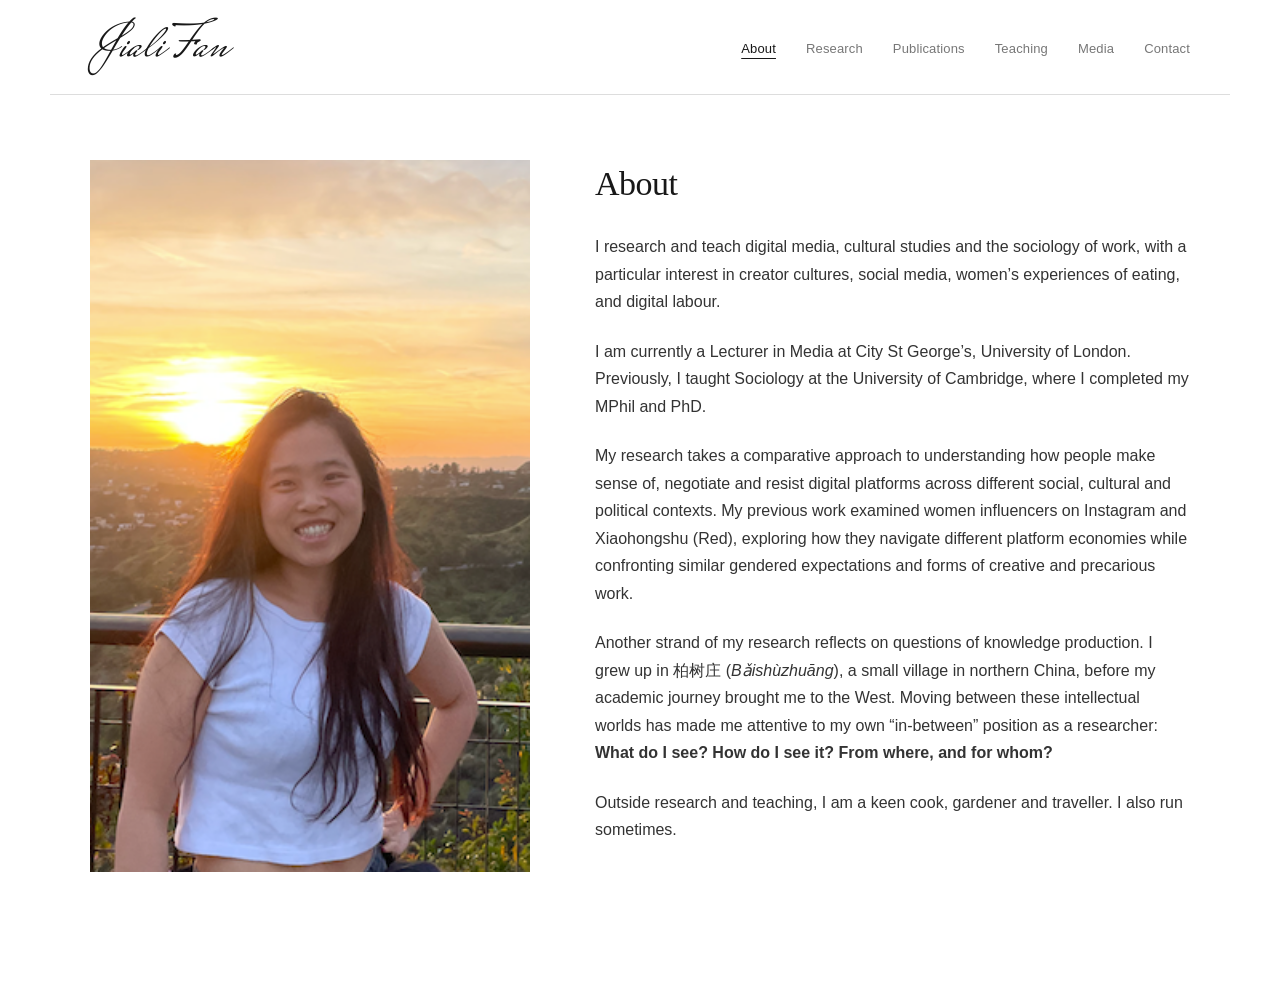
<file: index.html>
<!DOCTYPE html>
<html lang="en">
<head>
  <meta charset="UTF-8">
  <meta name="viewport" content="width=device-width, initial-scale=1.0">
  <title>Jiali Fan | Lecturer in Media</title>
  <meta name="description" content="Jiali Fan is a Lecturer in Media at City St George’s, University of London, researching creator cultures, social media, digital labour and knowledge production.">
  <link rel="preconnect" href="https://fonts.googleapis.com">
<link rel="preconnect" href="https://fonts.gstatic.com" crossorigin>
<link href="https://fonts.googleapis.com/css2?family=Mrs+Saint+Delafield&display=swap" rel="stylesheet">
<link rel="stylesheet" href="styles.css">
</head>

<body>

   <header class="site-header">
    <a class="site-name" href="index.html">Jiali Fan</a>

    <nav>
      <a href="index.html" class="active">About</a>
      <a href="research.html">Research</a>
      <a href="publications.html">Publications</a>
      <a href="teaching.html">Teaching</a>
      <a href="media.html">Media</a>
      <a href="contact.html">Contact</a>
    </nav>
  </header>

  <main class="about-page">

  <section class="about-layout">

    <div class="about-photo">
      <img src="portrait.png" alt="Portrait of Jiali Fan">
    </div>

    <div class="about-text">

  <h1>About</h1>

  <p>
  I research and teach digital media, cultural studies and the sociology of work,
  with a particular interest in creator cultures, social media, women’s experiences
  of eating, and digital labour.
</p>

<p>
  I am currently a Lecturer in Media at City St George’s, University of London.
  Previously, I taught Sociology at the University of Cambridge, where I completed
  my MPhil and PhD.
</p>
      
  <p>
    My research takes a comparative approach to understanding how people make sense of, 
    negotiate and resist digital platforms across different social, cultural and political contexts. 
    My previous work examined women influencers on Instagram
    and Xiaohongshu (Red), exploring how they navigate different platform economies
    while confronting similar gendered expectations and forms of creative and
    precarious work.
  </p>

  <p>
    Another strand of my research reflects on questions of knowledge production.
    I grew up in 柏树庄 (<em>Bǎishùzhuāng</em>), a small village in northern China,
    before my academic journey brought me to the West. Moving between these intellectual worlds
    has made me attentive to my own “in-between” position as a researcher:
    <strong>What do I see? How do I see it? From where, and for whom?</strong>
  </p>

  <p>
    Outside research and teaching, I am a keen cook, gardener and traveller.
    I also run sometimes.
  </p>

</div>

</div>

  </section>

</main>

</body>
</html>
</file>
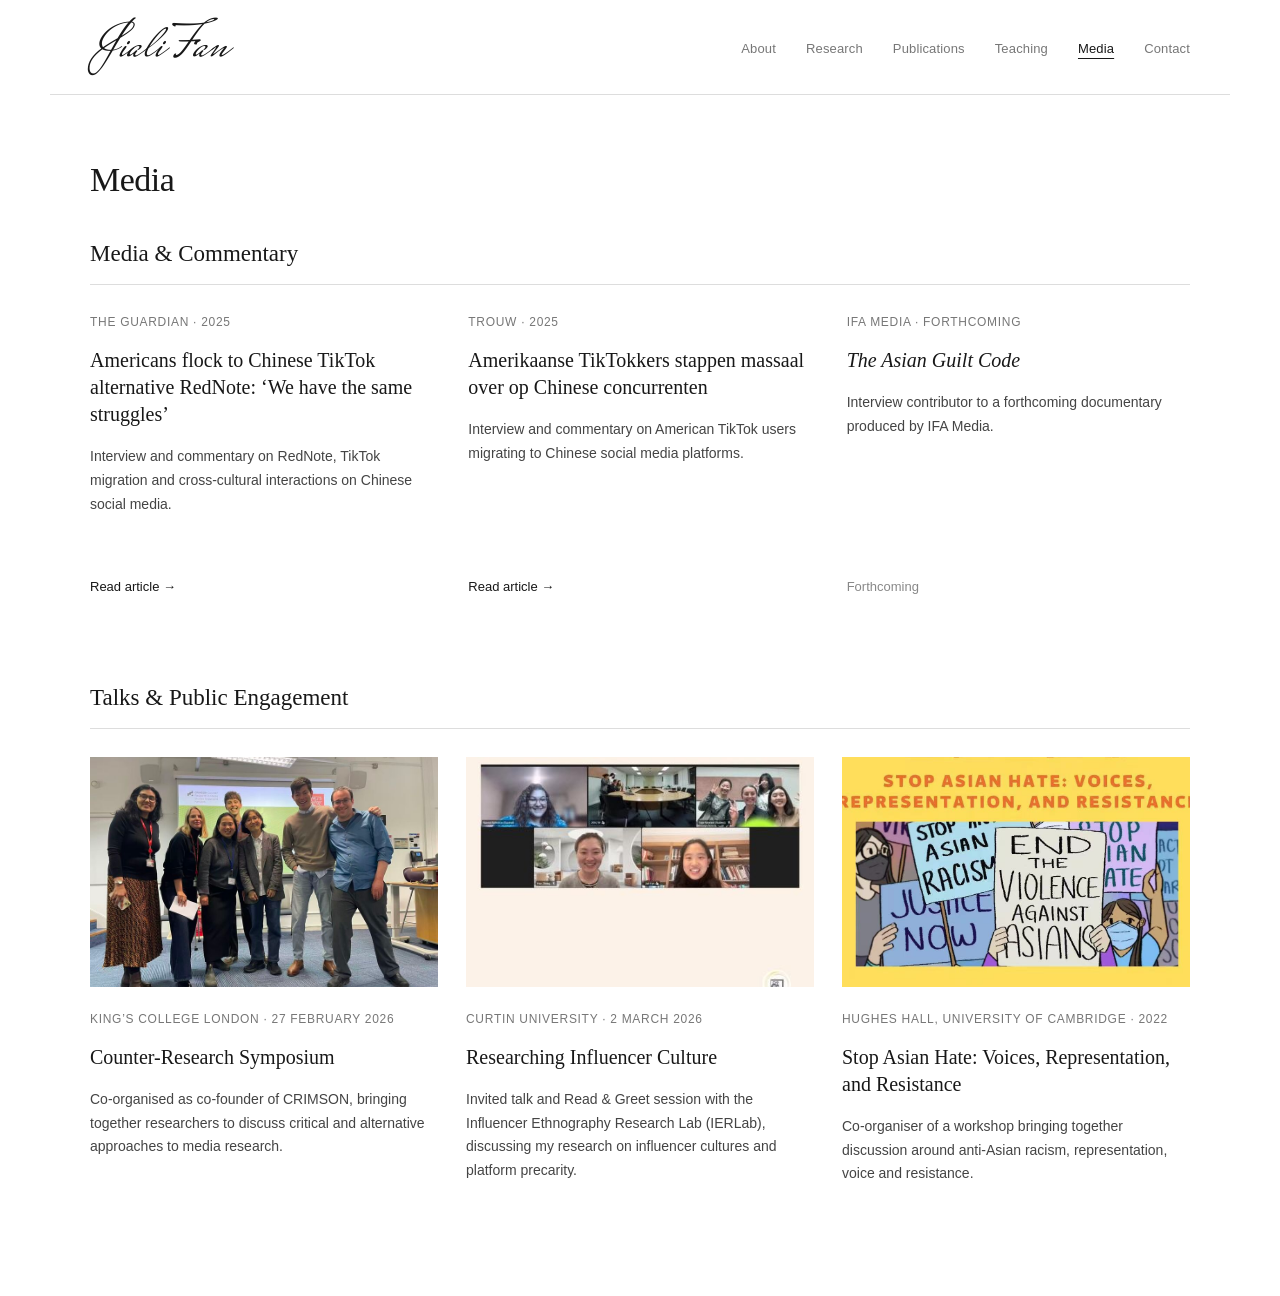
<file: media.html>
<!DOCTYPE html>
<html lang="en">

<head>
  <meta charset="UTF-8">
  <meta name="viewport" content="width=device-width, initial-scale=1.0">
  <title>Media | Jiali Fan</title>
  <meta name="description" content="Media interviews, commentary, invited talks and public engagement by Jiali Fan on social media, creator cultures and digital platforms.">

  <link rel="preconnect" href="https://fonts.googleapis.com">
  <link rel="preconnect" href="https://fonts.gstatic.com" crossorigin>
  <link href="https://fonts.googleapis.com/css2?family=Mrs+Saint+Delafield&display=swap" rel="stylesheet">

  <link rel="stylesheet" href="styles.css">
</head>

<body>

  <header class="site-header">
    <a class="site-name" href="index.html">Jiali Fan</a>

    <nav>
      <a href="index.html">About</a>
      <a href="research.html">Research</a>
      <a href="publications.html">Publications</a>
      <a href="teaching.html">Teaching</a>
      <a href="media.html" class="active">Media</a>
      <a href="contact.html">Contact</a>
    </nav>
  </header>


  <main class="media-page">

    <h1 class="page-title">Media</h1>


    <!-- MEDIA & COMMENTARY -->

    <section class="media-section">

      <h2 class="media-section-title">Media &amp; Commentary</h2>

      <div class="commentary-grid">

        <article class="commentary-card">

          <p class="media-label">The Guardian · 2025</p>

          <h3>
            <a href="https://www.theguardian.com/media/2025/jan/16/rednote-tiktok-social-media-china"
               target="_blank"
               rel="noopener noreferrer">
              Americans flock to Chinese TikTok alternative RedNote:
              ‘We have the same struggles’
            </a>
          </h3>

          <p>
            Interview and commentary on RedNote, TikTok migration and
            cross-cultural interactions on Chinese social media.
          </p>

          <a class="media-link"
             href="https://www.theguardian.com/media/2025/jan/16/rednote-tiktok-social-media-china"
             target="_blank"
             rel="noopener noreferrer">
            Read article →
          </a>

        </article>


        <article class="commentary-card">

          <p class="media-label">Trouw · 2025</p>

          <h3>
            <a href="https://www.trouw.nl/buitenland/amerikaanse-tiktokkers-stappen-massaal-over-op-chinese-concurrenten-ni-hao-ik-ben-een-tiktokvluchteling~b83d2d8e/"
               target="_blank"
               rel="noopener noreferrer">
              Amerikaanse TikTokkers stappen massaal over op Chinese concurrenten
            </a>
          </h3>

          <p>
            Interview and commentary on American TikTok users migrating
            to Chinese social media platforms.
          </p>

          <a class="media-link"
             href="https://www.trouw.nl/buitenland/amerikaanse-tiktokkers-stappen-massaal-over-op-chinese-concurrenten-ni-hao-ik-ben-een-tiktokvluchteling~b83d2d8e/"
             target="_blank"
             rel="noopener noreferrer">
            Read article →
          </a>

        </article>


        <article class="commentary-card">

          <p class="media-label">IFA Media · Forthcoming</p>

          <h3><em>The Asian Guilt Code</em></h3>

          <p>
            Interview contributor to a forthcoming documentary produced
            by IFA Media.
          </p>

          <span class="media-link muted-link">
            Forthcoming
          </span>

        </article>

      </div>

    </section>


    <!-- TALKS & PUBLIC ENGAGEMENT -->

    <section class="media-section public-engagement">

      <h2 class="media-section-title">Talks &amp; Public Engagement</h2>

      <div class="engagement-grid">


        <article class="engagement-card">

          <img
            src="counter-research-symposium.jpg"
            alt="Counter-Research Symposium at King's College London">

          <div class="engagement-text">

            <p class="media-label">
              King’s College London · 27 February 2026
            </p>

            <h3>Counter-Research Symposium</h3>

            <p>
              Co-organised as co-founder of CRIMSON, bringing together
              researchers to discuss critical and alternative approaches
              to media research.
            </p>

          </div>

        </article>


        <article class="engagement-card">

          <img
            src="curtin-talk.jpg"
            alt="Researching Influencer Culture invited talk at Curtin University">

          <div class="engagement-text">

            <p class="media-label">
              Curtin University · 2 March 2026
            </p>

            <h3>Researching Influencer Culture</h3>

            <p>
              Invited talk and Read &amp; Greet session with the Influencer
              Ethnography Research Lab (IERLab), discussing my research
              on influencer cultures and platform precarity.
            </p>

          </div>

        </article>


        <article class="engagement-card">

          <img
            src="stop-asian-hate-workshop.jpeg"
            alt="Stop Asian Hate workshop at Hughes Hall, University of Cambridge">

          <div class="engagement-text">

            <p class="media-label">
              Hughes Hall, University of Cambridge · 2022
            </p>

            <h3>
              Stop Asian Hate: Voices, Representation, and Resistance
            </h3>

            <p>
              Co-organiser of a workshop bringing together discussion
              around anti-Asian racism, representation, voice and resistance.
            </p>

          </div>

        </article>


      </div>

    </section>

  </main>

</body>
</html>
</file>
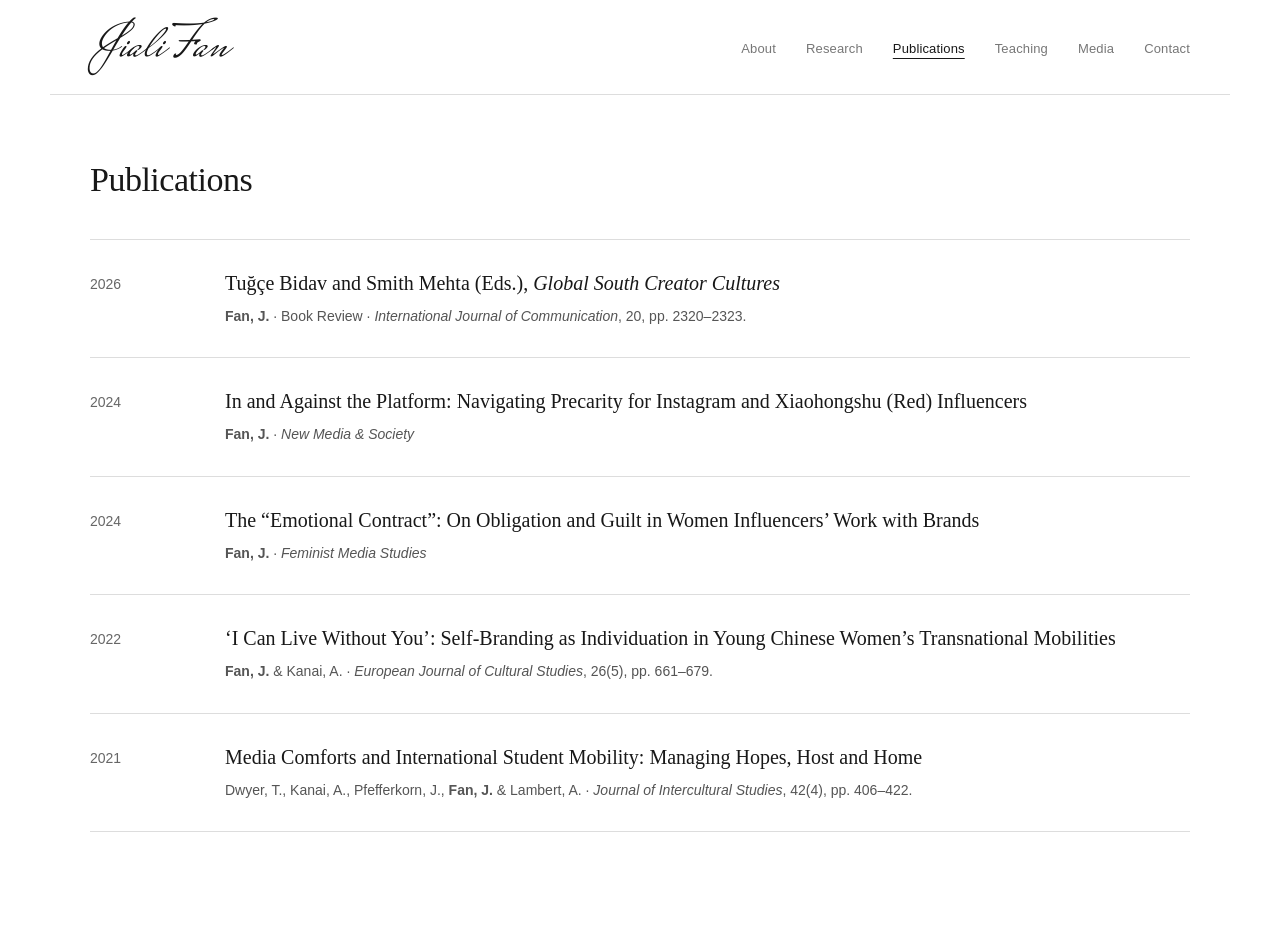
<file: publications.html>
<!DOCTYPE html>
<html lang="en">
<head>
  <meta charset="UTF-8">
  <meta name="viewport" content="width=device-width, initial-scale=1.0">
  <title>Publications | Jiali Fan</title>
  <meta name="description" content="Publications by Jiali Fan on creator cultures, influencers, digital platforms, gender, media and cultural work.">

  <link rel="preconnect" href="https://fonts.googleapis.com">
  <link rel="preconnect" href="https://fonts.gstatic.com" crossorigin>
  <link href="https://fonts.googleapis.com/css2?family=Mrs+Saint+Delafield&display=swap" rel="stylesheet">

  <link rel="stylesheet" href="styles.css">
</head>

<body>

  <header class="site-header">
    <a class="site-name" href="index.html">Jiali Fan</a>

    <nav>
  <a href="index.html">About</a>
  <a href="research.html">Research</a>
  <a href="publications.html" class="active">Publications</a>
  <a href="teaching.html">Teaching</a>
  <a href="media.html">Media</a>
  <a href="contact.html">Contact</a>
</nav>
  </header>

  <main class="publications-page">

    <h1 class="page-title">Publications</h1>

    <div class="publication-list">

  <article class="publication-item">
    <div class="publication-year">2026</div>

    <div class="publication-details">
      <h2>
        <a href="https://ijoc.org/index.php/ijoc/article/view/28393" target="_blank">
          Tuğçe Bidav and Smith Mehta (Eds.), <em>Global South Creator Cultures</em>
        </a>
      </h2>

      <p class="publication-meta">
        <strong>Fan, J.</strong> · Book Review ·
        <em>International Journal of Communication</em>, 20, pp. 2320–2323.
      </p>
    </div>
  </article>


  <article class="publication-item">
    <div class="publication-year">2024</div>

    <div class="publication-details">
      <h2>
        <a href="https://journals.sagepub.com/doi/full/10.1177/14614448241270434" target="_blank">
          In and Against the Platform: Navigating Precarity for Instagram and Xiaohongshu (Red) Influencers
        </a>
      </h2>

      <p class="publication-meta">
        <strong>Fan, J.</strong> · <em>New Media &amp; Society</em>
      </p>
    </div>
  </article>


  <article class="publication-item">
    <div class="publication-year">2024</div>

    <div class="publication-details">
      <h2>
        <a href="https://www.tandfonline.com/doi/full/10.1080/14680777.2024.2395963" target="_blank">
          The “Emotional Contract”: On Obligation and Guilt in Women Influencers’ Work with Brands
        </a>
      </h2>

      <p class="publication-meta">
        <strong>Fan, J.</strong> · <em>Feminist Media Studies</em>
      </p>
    </div>
  </article>


  <article class="publication-item">
    <div class="publication-year">2022</div>

    <div class="publication-details">
      <h2>
        <a href="https://journals.sagepub.com/doi/full/10.1177/13675494221126545" target="_blank">
          ‘I Can Live Without You’: Self-Branding as Individuation in Young Chinese Women’s Transnational Mobilities
        </a>
      </h2>

      <p class="publication-meta">
        <strong>Fan, J.</strong> &amp; Kanai, A. ·
        <em>European Journal of Cultural Studies</em>, 26(5), pp. 661–679.
      </p>
    </div>
  </article>


  <article class="publication-item">
    <div class="publication-year">2021</div>

    <div class="publication-details">
      <h2>
        <a href="https://www.tandfonline.com/doi/abs/10.1080/07256868.2021.1939277" target="_blank">
          Media Comforts and International Student Mobility: Managing Hopes, Host and Home
        </a>
      </h2>

      <p class="publication-meta">
        Dwyer, T., Kanai, A., Pfefferkorn, J., <strong>Fan, J.</strong> &amp; Lambert, A. ·
        <em>Journal of Intercultural Studies</em>, 42(4), pp. 406–422.
      </p>
    </div>
  </article>

</div>
      </article>

    </div>

  </main>

</body>
</html>
</file>
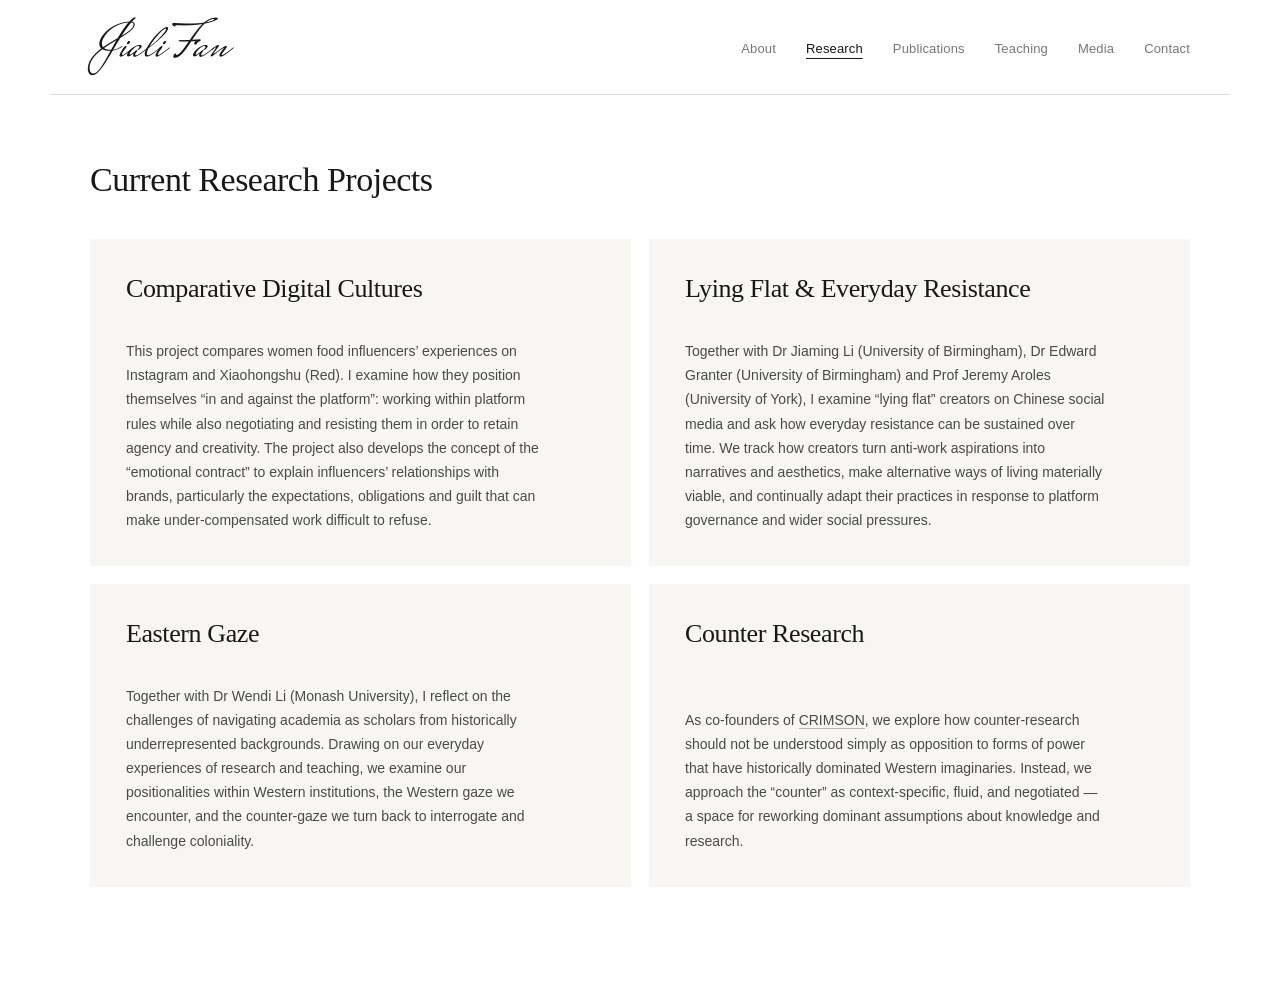
<file: research.html>
<!DOCTYPE html>
<html lang="en">
<head>
  <meta charset="UTF-8">
  <meta name="viewport" content="width=device-width, initial-scale=1.0">
  <title>Research | Jiali Fan</title>
  <meta name="description" content="Research projects by Jiali Fan on comparative digital cultures, lying flat and everyday resistance, Eastern Gaze, and counter-research.">

  <link rel="preconnect" href="https://fonts.googleapis.com">
  <link rel="preconnect" href="https://fonts.gstatic.com" crossorigin>
  <link href="https://fonts.googleapis.com/css2?family=Mrs+Saint+Delafield&display=swap" rel="stylesheet">

  <link rel="stylesheet" href="styles.css">
</head>

<body>

  <header class="site-header">
    <a class="site-name" href="index.html">Jiali Fan</a>

    <nav>
  <a href="index.html">About</a>
  <a href="research.html" class="active">Research</a>
  <a href="publications.html">Publications</a>
  <a href="teaching.html">Teaching</a>
  <a href="media.html">Media</a>
  <a href="contact.html">Contact</a>
</nav>
  </header>

  <main class="research-page">
    <h1 class="research-page-title">Current Research Projects</h1>

  <div class="research-grid">

  <article class="research-card">
    <h2>Comparative Digital Cultures</h2>

    <p>
      This project compares women food influencers’ experiences on Instagram and
      Xiaohongshu (Red). I examine how they position themselves “in and against the
      platform”: working within platform rules while also negotiating and resisting
      them in order to retain agency and creativity. The project also develops the
      concept of the “emotional contract” to explain influencers’ relationships with
      brands, particularly the expectations, obligations and guilt that can make
      under-compensated work difficult to refuse.
    </p>
  </article>


  <article class="research-card">
    <h2>Lying Flat &amp; Everyday Resistance</h2>

    <p>
      Together with Dr Jiaming Li (University of Birmingham), Dr Edward Granter
      (University of Birmingham) and Prof Jeremy Aroles (University of York), I
      examine “lying flat” creators on Chinese social media and ask how everyday
      resistance can be sustained over time. We track how creators turn anti-work
      aspirations into narratives and aesthetics, make alternative ways of living
      materially viable, and continually adapt their practices in response to
      platform governance and wider social pressures.
    </p>
  </article>


  <article class="research-card">
    <h2>Eastern Gaze</h2>

    <p>
      Together with Dr Wendi Li (Monash University), I reflect on the challenges of
      navigating academia as scholars from historically underrepresented backgrounds.
      Drawing on our everyday experiences of research and teaching, we examine our
      positionalities within Western institutions, the Western gaze we encounter,
      and the counter-gaze we turn back to interrogate and challenge coloniality.
    </p>
  </article>


  <article class="research-card">
    <h2>Counter Research</h2>

    <p>
      As co-founders of
<a href="https://www.crimson-research.com/"
   target="_blank"
   rel="noopener noreferrer">CRIMSON</a>,
we explore how counter-research should not be
      understood simply as opposition to forms of power that have historically
      dominated Western imaginaries. Instead, we approach the “counter” as
      context-specific, fluid, and negotiated — a space for reworking dominant
      assumptions about knowledge and research.
    </p>
  </article>

</div>
</main>

</body>
</html>
</file>
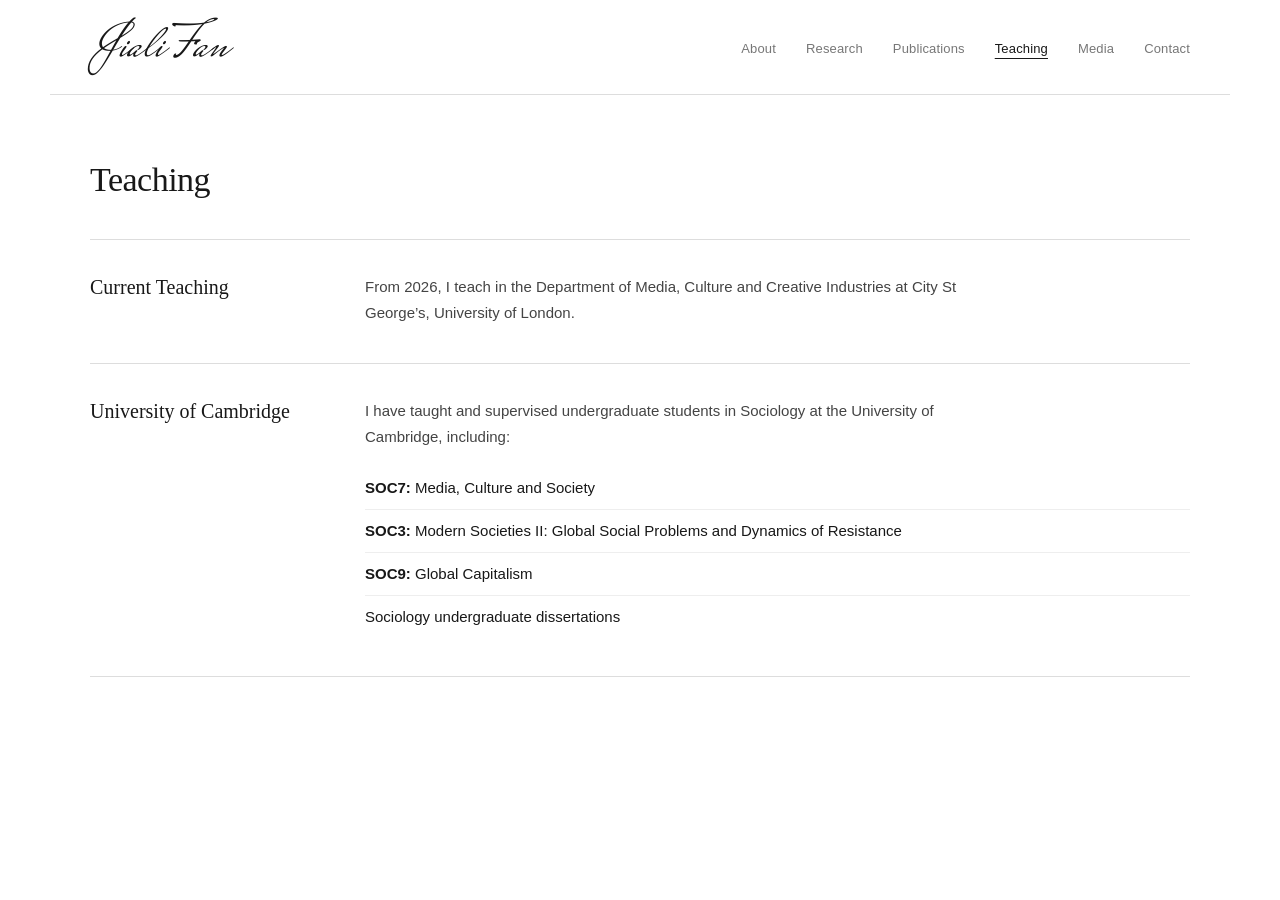
<file: teaching.html>
<!DOCTYPE html>
<html lang="en">
<head>
  <meta charset="UTF-8">
  <meta name="viewport" content="width=device-width, initial-scale=1.0">
  <title>Teaching | Jiali Fan</title>
  <meta name="description" content="Teaching by Jiali Fan in media, sociology, digital cultures, global capitalism and social problems.">

  <link rel="preconnect" href="https://fonts.googleapis.com">
  <link rel="preconnect" href="https://fonts.gstatic.com" crossorigin>
  <link href="https://fonts.googleapis.com/css2?family=Mrs+Saint+Delafield&display=swap" rel="stylesheet">

  <link rel="stylesheet" href="styles.css">
</head>

<body>

  <header class="site-header">
    <a class="site-name" href="index.html">Jiali Fan</a>

    <nav>
      <a href="index.html">About</a>
      <a href="research.html">Research</a>
      <a href="publications.html">Publications</a>
      <a href="teaching.html" class="active">Teaching</a>
      <a href="media.html">Media</a>
      <a href="contact.html">Contact</a>
    </nav>
  </header>

  <main class="teaching-page">

    <h1 class="page-title">Teaching</h1>

    <div class="teaching-list">

  <article class="teaching-item">
    <h2>Current Teaching</h2>

    <div>
      <p>
        From 2026, I teach in the Department of Media, Culture and Creative
        Industries at City St George’s, University of London.
      </p>
    </div>
  </article>


  <article class="teaching-item">
    <h2>University of Cambridge</h2>

    <div>
      <p>
        I have taught and supervised undergraduate students in Sociology at
        the University of Cambridge, including:
      </p>

      <ul class="teaching-modules">
        <li><strong>SOC7:</strong> Media, Culture and Society</li>
        <li><strong>SOC3:</strong> Modern Societies II: Global Social Problems and Dynamics of Resistance</li>
        <li><strong>SOC9:</strong> Global Capitalism</li>
        <li>Sociology undergraduate dissertations</li>
      </ul>
    </div>
  </article>

</div>
</file>
<file: styles.css>
@import url('https://fonts.googleapis.com/css2?family=Mrs+Saint+Delafield&display=swap');

/* =========================
   GLOBAL
========================= */

* {
  box-sizing: border-box;
}

html {
  scroll-behavior: smooth;
}

body {
  margin: 0;
  background: #ffffff;
  color: #181818;
  font-family: "Helvetica Neue", Helvetica, Arial, sans-serif;
  font-size: 16px;
  line-height: 1.6;
}

a {
  color: inherit;
}


/* =========================
   HEADER
========================= */

.site-header {
  max-width: 1180px;
  margin: 0 auto;
  padding: 24px 40px 20px;

  display: flex;
  justify-content: space-between;
  align-items: center;
  gap: 40px;

  border-bottom: 1px solid #dddddd;
}

.site-name {
  font-family: "Mrs Saint Delafield", cursive;
  font-size: 50px;
  font-style: normal;
  font-weight: 400;
  line-height: 1;

  text-decoration: none;
  white-space: nowrap;
}

nav {
  display: flex;
  align-items: center;
  gap: 30px;
  flex-wrap: wrap;
}

nav a {
  font-size: 13px;
  font-weight: 400;
  letter-spacing: 0.15px;
  text-decoration: none;
  color: #777777;

  transition: color 0.2s ease;
}

nav a:hover {
  color: #181818;
  text-decoration: none;
}

nav a.active {
  color: #181818;
  font-weight: 500;
}


/* =========================
   ABOUT / HOME
========================= */

.about-page {
  max-width: 1180px;
  margin: 0 auto;
  padding: 65px 40px 110px;
}

.about-layout {
  display: grid;
  grid-template-columns: 40% 1fr;
  gap: 65px;
  align-items: start;
}

.about-photo img {
  width: 100%;
  height: auto;
  display: block;
}

.about-text {
  padding-top: 4px;
}

.about-text h1 {
  margin: 0 0 30px;

  font-family: Georgia, "Times New Roman", serif;
  font-size: 34px;
  font-weight: 400;
  line-height: 1.15;
  letter-spacing: -0.5px;
}

.about-text p {
  max-width: 600px;
  margin: 0 0 22px;

  font-size: 16px;
  line-height: 1.72;
  color: #333333;
}

/* =========================
   RESEARCH
========================= */

.research-page {
  max-width: 1180px;
  margin: 0 auto;
  padding: 65px 40px 110px;
}

.research-page-title {
  margin: 0 0 40px;

  font-family: Georgia, "Times New Roman", serif;
  font-size: 34px;
  font-weight: 400;
  line-height: 1.15;
  letter-spacing: -0.5px;
}

.research-grid {
  display: grid;
  grid-template-columns: repeat(2, 1fr);
  gap: 18px;
}

.research-card {
  min-height: 260px;
  padding: 34px 36px;

  background: #f7f6f2;

  display: flex;
  flex-direction: column;
  justify-content: space-between;

  transition:
    background 0.25s ease,
    transform 0.25s ease;
}

.research-card:hover {
  background: #f2f0eb;
  transform: translateY(-2px);
}

.research-card h2 {
  max-width: 370px;
  margin: 0 0 35px;

  font-family: Georgia, "Times New Roman", serif;
  font-size: 26px;
  font-weight: 400;
  line-height: 1.2;
  letter-spacing: -0.4px;
}

.research-card p {
  max-width: 420px;
  margin: 0;

  font-size: 14px;
  line-height: 1.72;
  color: #4a4a4a;
}
.research-card a {
  color: inherit;
  text-decoration: none;
  border-bottom: 1px solid #b8b8b8;
}

.research-card a:hover {
  border-bottom-color: #181818;
}


/* MOBILE */

@media (max-width: 800px) {

  .research-page {
    padding: 42px 22px 80px;
  }

  .research-grid {
    grid-template-columns: 1fr;
    gap: 16px;
  }

  .research-card {
    min-height: 230px;
    padding: 30px;
  }

  .research-card h2 {
    font-size: 24px;
    margin-bottom: 28px;
  }
}


/* =========================
   PUBLICATIONS
========================= */

.publications-page {
  max-width: 1180px;
  margin: 0 auto;
  padding: 65px 40px 110px;
}

.page-title {
  margin: 0 0 40px;

  font-family: Georgia, "Times New Roman", serif;
  font-size: 34px;
  font-weight: 400;
  line-height: 1.15;
  letter-spacing: -0.5px;
}

.publication-list {
  border-top: 1px solid #dddddd;
}

.publication-item {
  display: grid;
  grid-template-columns: 110px 1fr;
  gap: 45px;

  padding: 28px 0 32px;
  border-bottom: 1px solid #dddddd;
}

.publication-year {
  font-size: 14px;
  color: #666666;
}

.publication-details h2 {
  margin: 0 0 8px;

  font-family: Georgia, "Times New Roman", serif;
  font-size: 20px;
  font-weight: 400;
  line-height: 1.35;
}

.publication-meta {
  margin: 0;
  font-size: 14px;
  line-height: 1.6;
  color: #555555;
}


/* MOBILE */

@media (max-width: 800px) {

  .publications-page {
    padding: 42px 22px 80px;
  }

  .page-title {
    font-size: 30px;
    margin-bottom: 34px;
  }

  .publication-item {
    grid-template-columns: 1fr;
    gap: 8px;
    padding: 24px 0 28px;
  }

  .publication-details h2 {
    font-size: 19px;
  }
}
/* =========================
   PUBLICATIONS PAGE
========================= */

.publications-page {
  max-width: 1180px;
  margin: 0 auto;
  padding: 65px 40px 110px;
}

.page-title {
  margin: 0 0 40px;

  font-family: Georgia, "Times New Roman", serif;
  font-size: 34px;
  font-weight: 400;
  line-height: 1.15;
  letter-spacing: -0.5px;
}

.publication-list {
  width: 100%;
  border-top: 1px solid #dddddd;
}

.publication-item {
  display: grid;
  grid-template-columns: 90px minmax(0, 1fr);
  gap: 45px;

  padding: 30px 0;
  border-bottom: 1px solid #dddddd;
}

.publication-year {
  font-size: 14px;
  color: #666666;
  padding-top: 3px;
}

.publication-details h2 {
  margin: 0 0 8px;

  font-family: Georgia, "Times New Roman", serif;
  font-size: 20px;
  font-weight: 400;
  line-height: 1.35;
}

.publication-meta {
  margin: 0;
  font-size: 14px;
  line-height: 1.6;
  color: #555555;
}

@media (max-width: 800px) {

  .publications-page {
    padding: 42px 22px 80px;
  }

  .page-title {
    font-size: 30px;
    margin-bottom: 32px;
  }

  .publication-item {
    grid-template-columns: 1fr;
    gap: 8px;
    padding: 25px 0;
  }
}
/* =========================
   TEACHING PAGE
========================= */

.teaching-page {
  max-width: 1180px;
  margin: 0 auto;
  padding: 65px 40px 110px;
}

.teaching-list {
  border-top: 1px solid #dddddd;
}

.teaching-item {
  display: grid;
  grid-template-columns: 220px minmax(0, 1fr);
  gap: 55px;

  padding: 34px 0 38px;
  border-bottom: 1px solid #dddddd;
}

.teaching-item h2 {
  margin: 0;

  font-family: Georgia, "Times New Roman", serif;
  font-size: 20px;
  font-weight: 400;
  line-height: 1.35;
}

.teaching-item p {
  margin: 0;
  max-width: 650px;

  font-size: 15px;
  line-height: 1.7;
  color: #444444;
}


/* MOBILE */

@media (max-width: 800px) {

  .teaching-page {
    padding: 42px 22px 80px;
  }

  .teaching-item {
    grid-template-columns: 1fr;
    gap: 12px;
    padding: 28px 0 32px;
  }
}
/* =========================
   MEDIA PAGE
========================= */

.media-page {
  max-width: 1180px;
  margin: 0 auto;
  padding: 65px 40px 110px;
}

.media-section {
  margin-top: 55px;
}

.media-section:first-of-type {
  margin-top: 0;
}

.media-section-title {
  margin: 0 0 28px;
  padding-bottom: 15px;

  border-bottom: 1px solid #dddddd;

  font-family: Georgia, "Times New Roman", serif;
  font-size: 23px;
  font-weight: 400;
  line-height: 1.3;
}


/* MEDIA & COMMENTARY */

.commentary-grid {
  display: grid;
  grid-template-columns: repeat(3, 1fr);
  gap: 35px;
}

.commentary-card {
  min-height: 285px;

  display: flex;
  flex-direction: column;
}

.media-label {
  margin: 0 0 16px;

  font-size: 12px;
  line-height: 1.5;
  text-transform: uppercase;
  letter-spacing: 0.7px;
  color: #777777;
}

.commentary-card h3,
.engagement-card h3 {
  margin: 0 0 17px;

  font-family: Georgia, "Times New Roman", serif;
  font-size: 20px;
  font-weight: 400;
  line-height: 1.35;
}

.commentary-card h3 a {
  color: inherit;
  text-decoration: none;
}

.commentary-card h3 a:hover {
  text-decoration: underline;
  text-decoration-thickness: 1px;
  text-underline-offset: 4px;
}

.commentary-card p:not(.media-label) {
  margin: 0 0 20px;

  font-size: 14px;
  line-height: 1.7;
  color: #444444;
}

.media-link {
  margin-top: auto;

  width: fit-content;

  font-size: 13px;
  color: #181818;
  text-decoration: none;
}

.media-link:hover {
  text-decoration: underline;
  text-underline-offset: 4px;
}

.muted-link {
  color: #888888;
}


/* TALKS & PUBLIC ENGAGEMENT */

.public-engagement {
  margin-top: 85px;
}

.engagement-grid {
  display: grid;
  grid-template-columns: repeat(3, 1fr);
  gap: 28px;
}

.engagement-card {
  display: flex;
  flex-direction: column;
}

.engagement-card img {
  width: 100%;
  height: 230px;

  display: block;
  object-fit: cover;

  margin-bottom: 23px;
}

.engagement-text {
  padding-right: 8px;
}

.engagement-card p:not(.media-label) {
  margin: 0;

  font-size: 14px;
  line-height: 1.7;
  color: #444444;
}


/* =========================
   MEDIA — TABLET
========================= */

@media (max-width: 950px) {

  .commentary-grid {
    grid-template-columns: 1fr 1fr;
  }

  .engagement-grid {
    grid-template-columns: 1fr 1fr;
  }
}


/* =========================
   MEDIA — MOBILE
========================= */

@media (max-width: 800px) {

  .media-page {
    padding: 42px 22px 80px;
  }

  .media-section {
    margin-top: 45px;
  }

  .public-engagement {
    margin-top: 65px;
  }

  .commentary-grid,
  .engagement-grid {
    grid-template-columns: 1fr;
  }

  .commentary-card {
    min-height: auto;
    padding-bottom: 30px;
    border-bottom: 1px solid #eeeeee;
  }

  .media-link {
    margin-top: 10px;
  }

  .engagement-card {
    margin-bottom: 25px;
  }

  .engagement-card img {
    height: auto;
  }
}
/* =========================
   CONTACT PAGE
========================= */

.contact-page {
  max-width: 1180px;
  margin: 0 auto;
  padding: 65px 40px 110px;
}

.contact-content {
  max-width: 650px;
  padding-top: 10px;
  border-top: 1px solid #dddddd;
}

.contact-content p {
  margin: 0;
  padding: 26px 0;
  border-bottom: 1px solid #dddddd;

  font-size: 15px;
  line-height: 1.7;
  color: #333333;
}

.contact-content strong {
  font-weight: 500;
}


/* MOBILE */

@media (max-width: 800px) {

  .contact-page {
    padding: 42px 22px 80px;
  }
}
.publication-details h2 a {
  color: inherit;
  text-decoration: none;
}

.publication-details h2 a:hover {
  text-decoration: underline;
  text-decoration-thickness: 1px;
  text-underline-offset: 4px;
}
.teaching-modules {
  margin: 18px 0 0;
  padding: 0;
  list-style: none;
}

.teaching-modules li {
  margin: 0;
  padding: 9px 0;
  border-bottom: 1px solid #eeeeee;

  font-size: 15px;
  line-height: 1.6;
}

.teaching-modules li:last-child {
  border-bottom: none;
}
.contact-content a {
  color: inherit;
  text-decoration: none;
}

.contact-content a:hover {
  text-decoration: underline;
  text-underline-offset: 4px;
}
.profile-links a {
  display: inline-flex;
  align-items: center;
  gap: 8px;

  margin-top: 10px;

  color: inherit;
  text-decoration: none;
}

.profile-links a:hover {
  text-decoration: underline;
  text-underline-offset: 4px;
}

.profile-links img {
  width: 17px;
  height: 17px;
  object-fit: contain;
}
.linkedin-icon {
  width: 17px;
  height: 17px;

  display: inline-flex;
  align-items: center;
  justify-content: center;

  background: #0a66c2;
  color: white;

  font-family: Arial, sans-serif;
  font-size: 11px;
  font-weight: bold;
  line-height: 1;

  border-radius: 2px;
}
nav a.active {
  text-decoration: underline;
  text-underline-offset: 5px;
  text-decoration-thickness: 1px;
}
</file>
